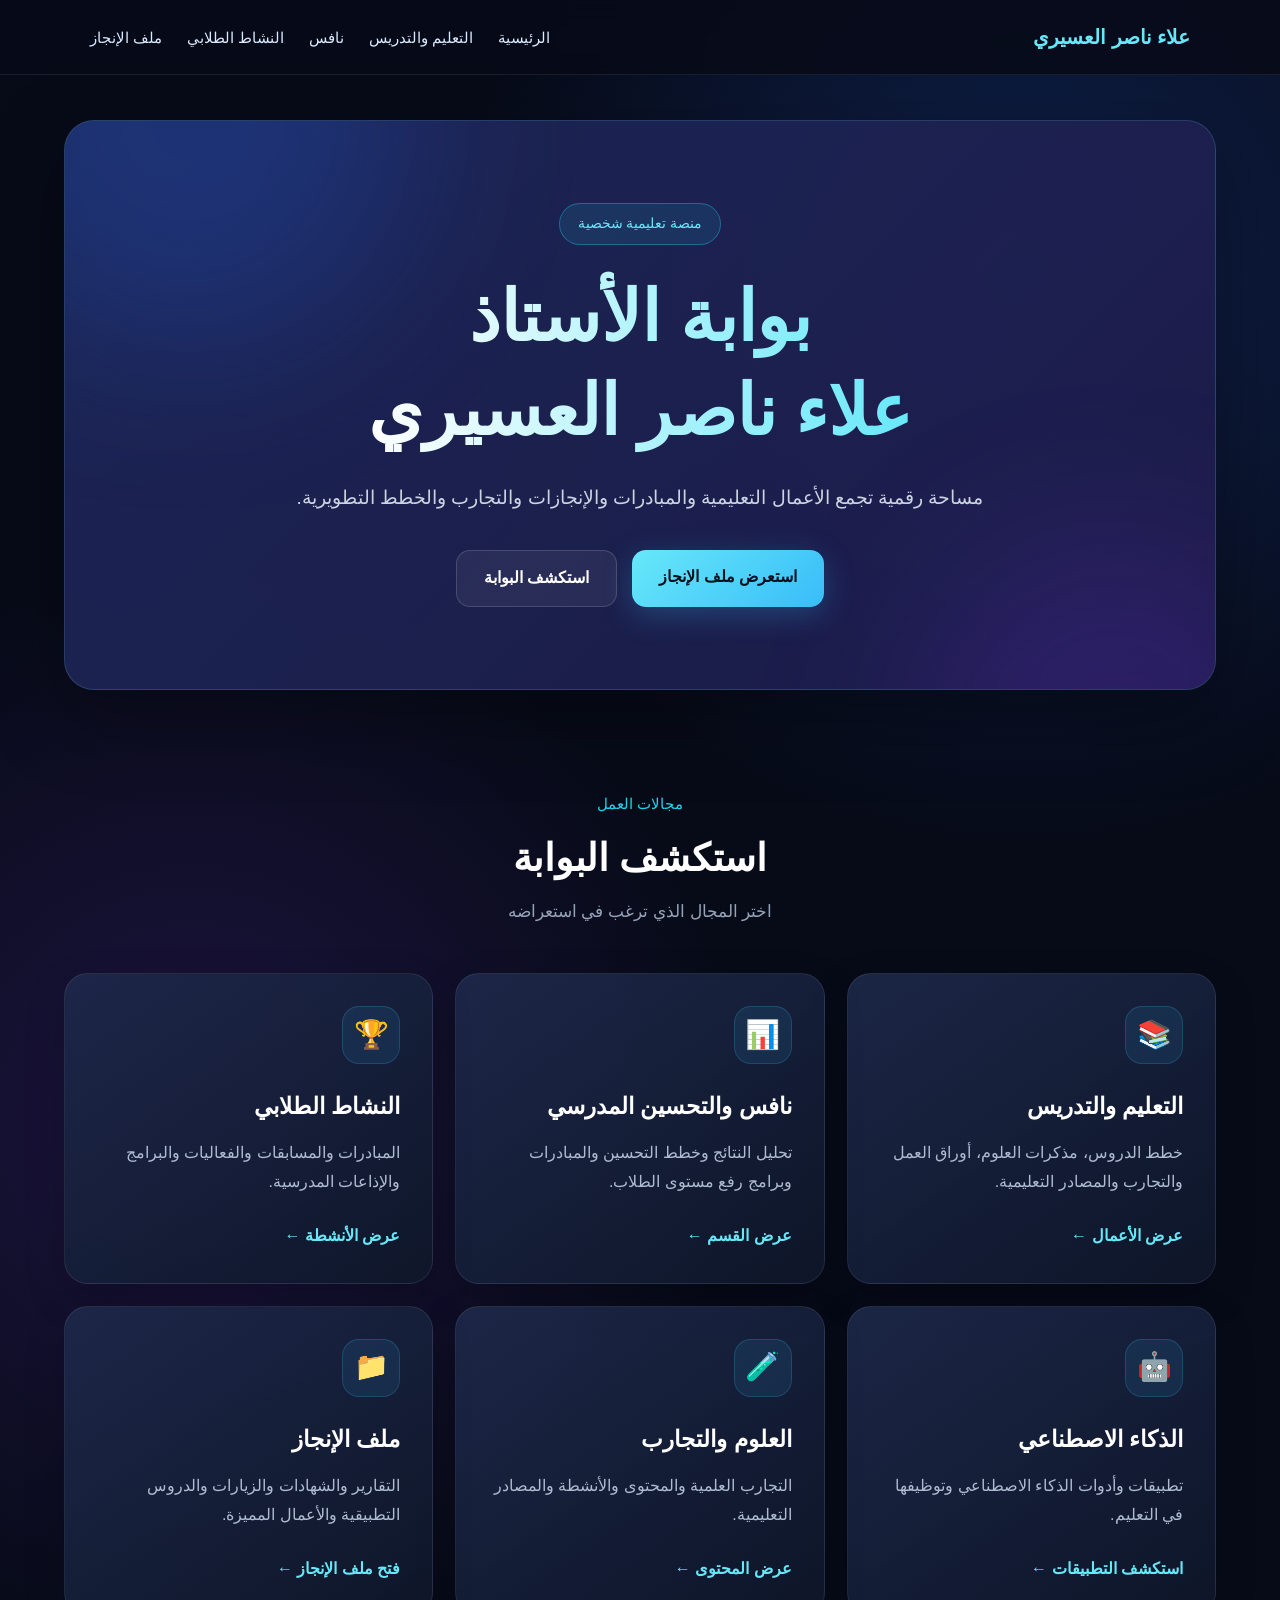
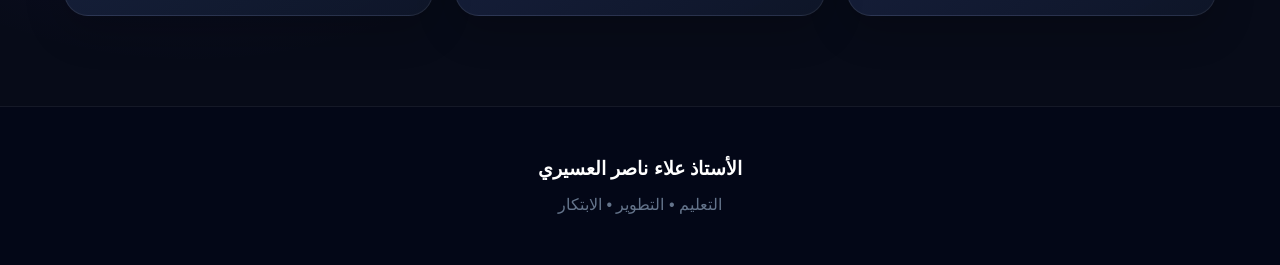
<file: index.html>
<!DOCTYPE html>
<html lang="ar" dir="rtl">

<head>
    <meta charset="UTF-8">
    <meta name="viewport" content="width=device-width, initial-scale=1.0">
    <title>بوابة الأستاذ علاء ناصر العسيري</title>
    <link rel="stylesheet" href="style.css">
</head>

<body>

<nav class="navbar">
    <div class="brand">علاء ناصر العسيري</div>

    <div class="nav-links">
        <a href="#home">الرئيسية</a>
        <a href="#teaching">التعليم والتدريس</a>
        <a href="#nafes">نافس</a>
        <a href="#activity">النشاط الطلابي</a>
        <a href="#achievement">ملف الإنجاز</a>
    </div>
</nav>


<main class="container" id="home">

    <section class="hero">

        <span class="badge">
            منصة تعليمية شخصية
        </span>

        <h1>
            بوابة الأستاذ<br>
            علاء ناصر العسيري
        </h1>

        <p>
            مساحة رقمية تجمع الأعمال التعليمية والمبادرات
            والإنجازات والتجارب والخطط التطويرية.
        </p>

        <div class="hero-buttons">
            <a href="#achievement" class="btn primary">
                استعرض ملف الإنجاز
            </a>

            <a href="#sections" class="btn secondary">
                استكشف البوابة
            </a>
        </div>

    </section>


    <section class="section-title" id="sections">
        <span>مجالات العمل</span>
        <h2>استكشف البوابة</h2>
        <p>اختر المجال الذي ترغب في استعراضه</p>
    </section>


    <section class="cards-grid">

        <div class="card" id="teaching">
            <div class="icon">📚</div>
            <h2>التعليم والتدريس</h2>
            <p>
                خطط الدروس، مذكرات العلوم، أوراق العمل
                والتجارب والمصادر التعليمية.
            </p>
           <a href="teaching.html">عرض الأعمال ←</a>
        </div>


        <div class="card" id="nafes">
            <div class="icon">📊</div>
            <h2>نافس والتحسين المدرسي</h2>
            <p>
                تحليل النتائج وخطط التحسين والمبادرات
                وبرامج رفع مستوى الطلاب.
            </p>
            <a href="#">عرض القسم ←</a>
        </div>


        <div class="card" id="activity">
            <div class="icon">🏆</div>
            <h2>النشاط الطلابي</h2>
            <p>
                المبادرات والمسابقات والفعاليات
                والبرامج والإذاعات المدرسية.
            </p>
            <a href="#">عرض الأنشطة ←</a>
        </div>


        <div class="card">
            <div class="icon">🤖</div>
            <h2>الذكاء الاصطناعي</h2>
            <p>
                تطبيقات وأدوات الذكاء الاصطناعي
                وتوظيفها في التعليم.
            </p>
            <a href="#">استكشف التطبيقات ←</a>
        </div>


        <div class="card">
            <div class="icon">🧪</div>
            <h2>العلوم والتجارب</h2>
            <p>
                التجارب العلمية والمحتوى والأنشطة
                والمصادر التعليمية.
            </p>
            <a href="#">عرض المحتوى ←</a>
        </div>


        <div class="card" id="achievement">
            <div class="icon">📁</div>
            <h2>ملف الإنجاز</h2>
            <p>
                التقارير والشهادات والزيارات
                والدروس التطبيقية والأعمال المميزة.
            </p>
            <a href="#">فتح ملف الإنجاز ←</a>
        </div>

    </section>

</main>


<footer>
    <h3>الأستاذ علاء ناصر العسيري</h3>
    <p>التعليم • التطوير • الابتكار</p>
</footer>

</body>
</html>
</file>
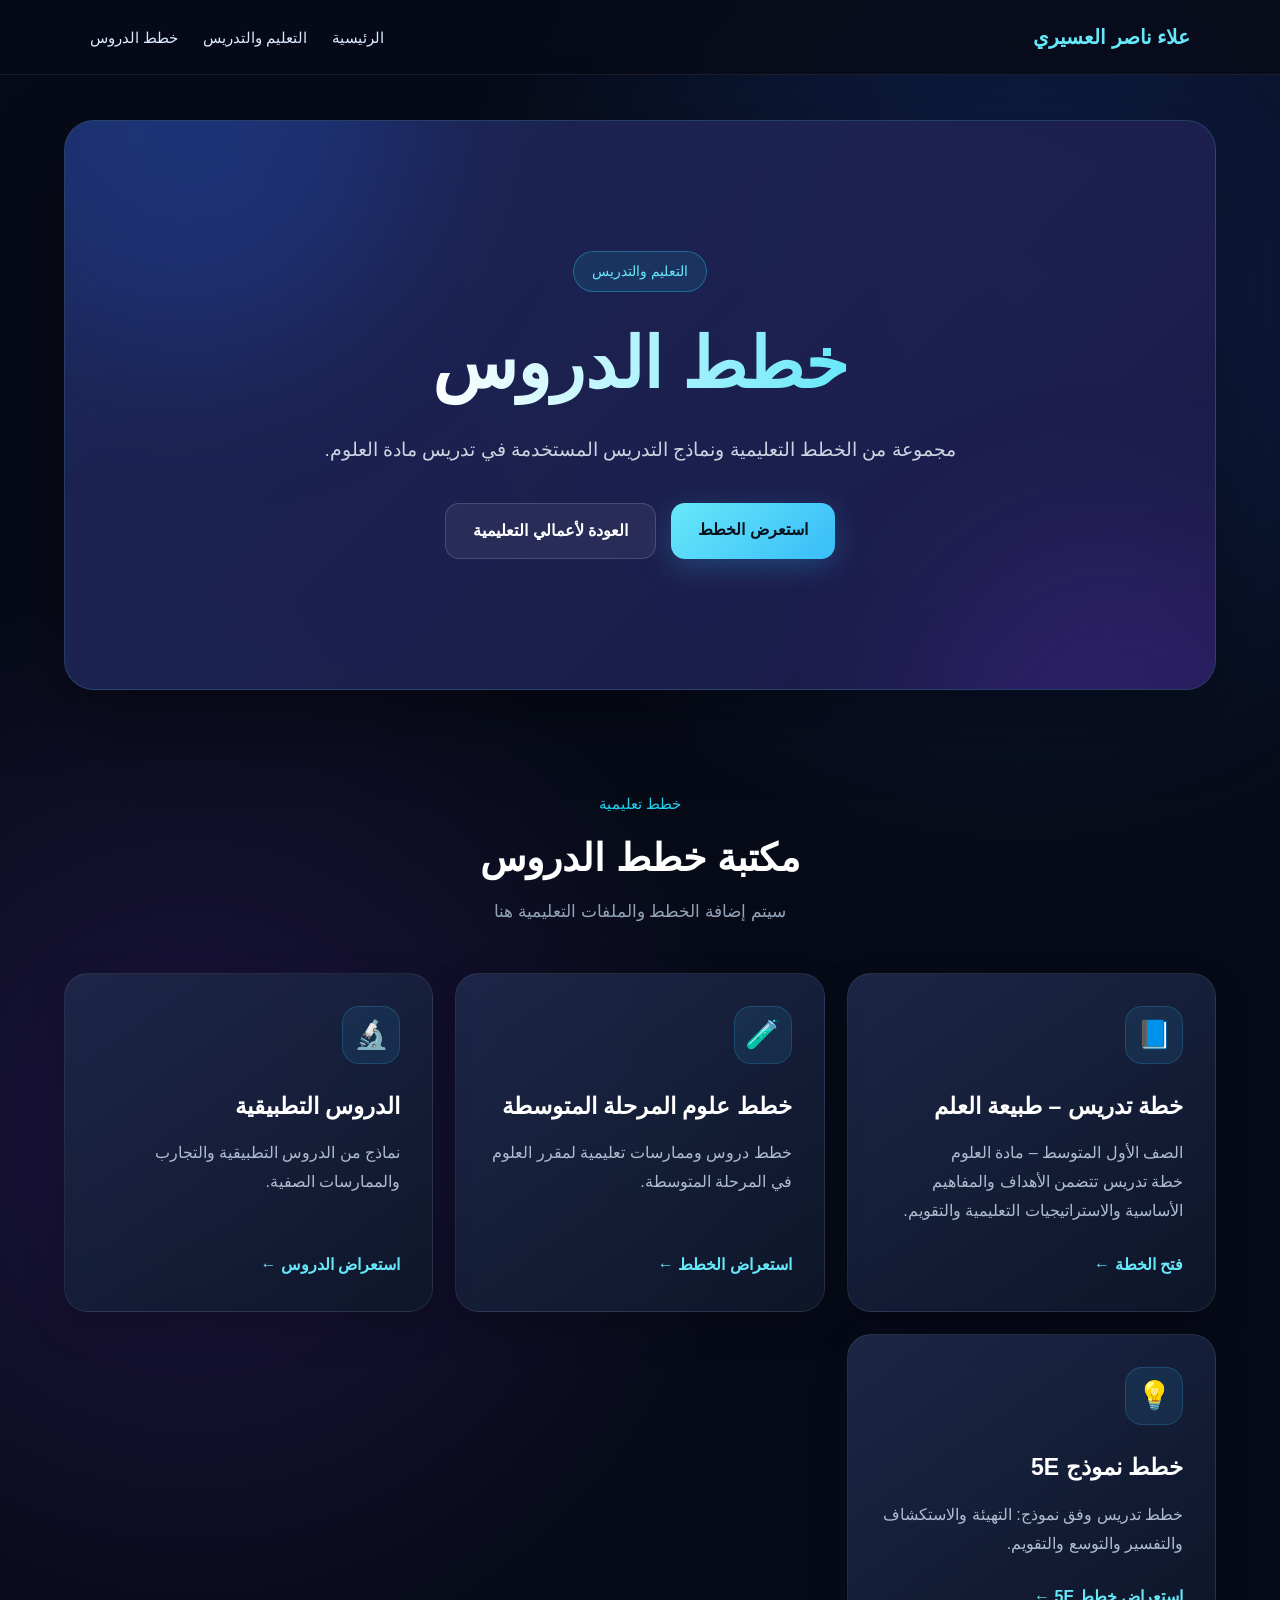
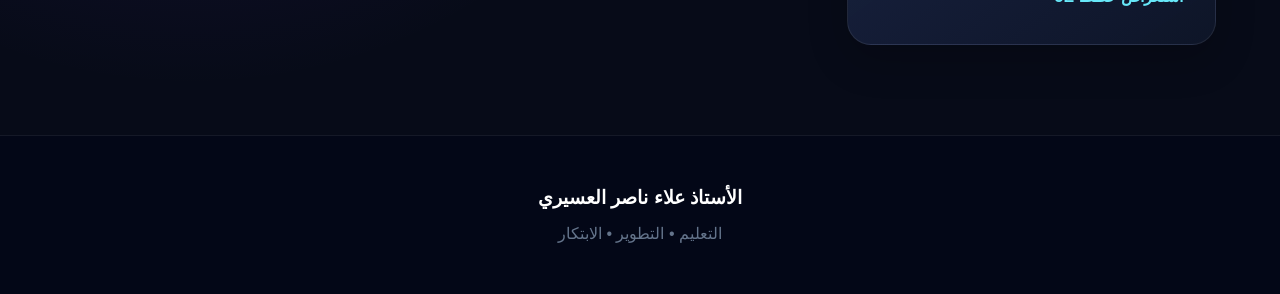
<file: lessons.html>
<!DOCTYPE html>
<html lang="ar" dir="rtl">

<head>
    <meta charset="UTF-8">
    <meta name="viewport" content="width=device-width, initial-scale=1.0">
    <title>خطط الدروس | علاء ناصر العسيري</title>
    <link rel="stylesheet" href="style.css">
</head>

<body>

<nav class="navbar">
    <div class="brand">علاء ناصر العسيري</div>

    <div class="nav-links">
        <a href="index.html">الرئيسية</a>
        <a href="teaching.html">التعليم والتدريس</a>
        <a href="lessons.html">خطط الدروس</a>
    </div>
</nav>


<main class="container">

    <section class="hero">

        <span class="badge">التعليم والتدريس</span>

        <h1>خطط الدروس</h1>

        <p>
            مجموعة من الخطط التعليمية ونماذج التدريس
            المستخدمة في تدريس مادة العلوم.
        </p>

        <div class="hero-buttons">
            <a href="#lesson-plans" class="btn primary">
                استعرض الخطط
            </a>

            <a href="teaching.html" class="btn secondary">
                العودة لأعمالي التعليمية
            </a>
        </div>

    </section>


    <section class="section-title" id="lesson-plans">

        <span>خطط تعليمية</span>

        <h2>مكتبة خطط الدروس</h2>

        <p>
            سيتم إضافة الخطط والملفات التعليمية هنا
        </p>

    </section>


    <section class="cards-grid">
<div class="card">
    <div class="icon">📘</div>

    <h2>خطة تدريس – طبيعة العلم</h2>

    <p>
        الصف الأول المتوسط – مادة العلوم<br>
        خطة تدريس تتضمن الأهداف والمفاهيم الأساسية
        والاستراتيجيات التعليمية والتقويم.
    </p>

<a href="nature-of-science-lesson-plan.pdf.pdf" target="_blank">
    فتح الخطة ←
</a>
</div>
        <div class="card">
            <div class="icon">🧪</div>

            <h2>خطط علوم المرحلة المتوسطة</h2>

            <p>
                خطط دروس وممارسات تعليمية لمقرر العلوم
                في المرحلة المتوسطة.
            </p>

            <a href="#">
                استعراض الخطط ←
            </a>
        </div>


        <div class="card">
            <div class="icon">🔬</div>

            <h2>الدروس التطبيقية</h2>

            <p>
                نماذج من الدروس التطبيقية والتجارب
                والممارسات الصفية.
            </p>

            <a href="#">
                استعراض الدروس ←
            </a>
        </div>


        <div class="card">
            <div class="icon">💡</div>

            <h2>خطط نموذج 5E</h2>

            <p>
                خطط تدريس وفق نموذج:
                التهيئة والاستكشاف والتفسير
                والتوسع والتقويم.
            </p>

            <a href="#">
                استعراض خطط 5E ←
            </a>
        </div>

    </section>

</main>


<footer>

    <h3>الأستاذ علاء ناصر العسيري</h3>

    <p>
        التعليم • التطوير • الابتكار
    </p>

</footer>

</body>
</html>
</file>
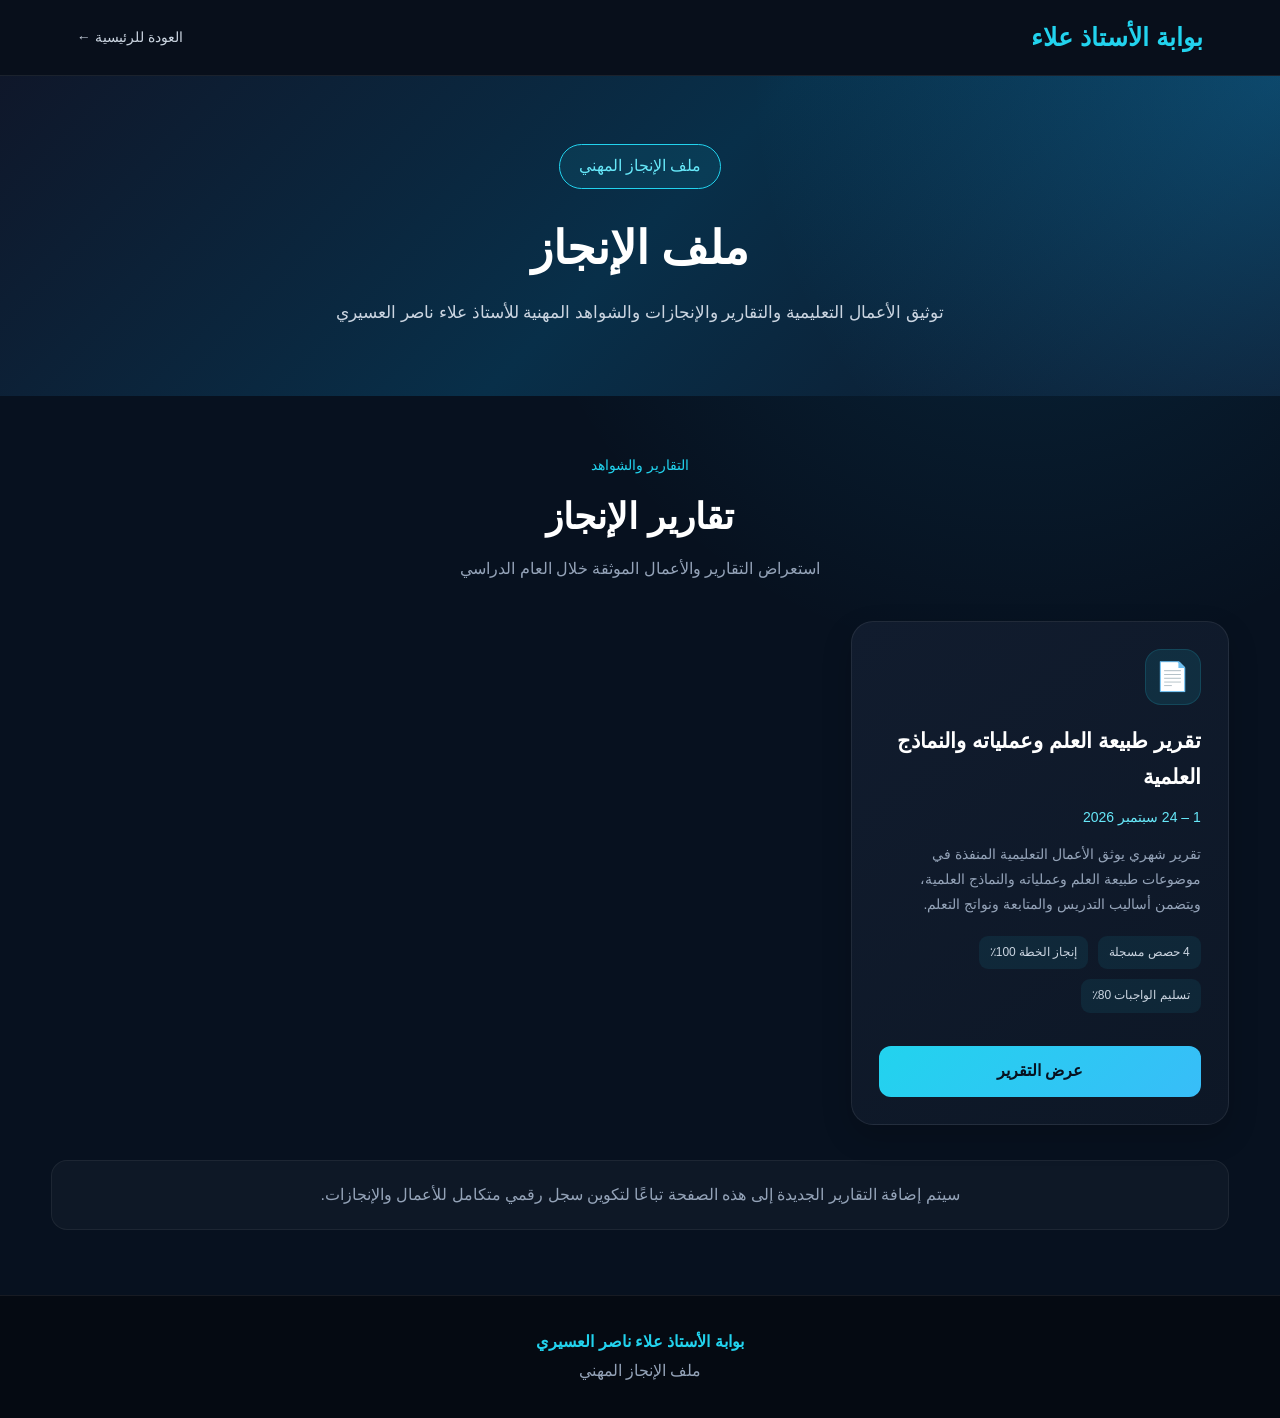
<file: portfolio.html>
<!DOCTYPE html>
<html lang="ar" dir="rtl">

<head>
<meta charset="UTF-8">
<meta name="viewport" content="width=device-width, initial-scale=1.0">

<title>ملف الإنجاز | بوابة الأستاذ علاء ناصر العسيري</title>

<style>

*{
    box-sizing:border-box;
    margin:0;
    padding:0;
}

html{
    scroll-behavior:smooth;
}

body{
    font-family:Tahoma, Arial, sans-serif;
    background:
        radial-gradient(circle at 80% 10%,rgba(14,165,233,.14),transparent 32%),
        #07111f;
    color:#ffffff;
    line-height:1.8;
    min-height:100vh;
}


/* الشريط العلوي */

header{
    width:100%;
    min-height:72px;
    padding:15px 6%;
    display:flex;
    justify-content:space-between;
    align-items:center;
    background:#080f1b;
    border-bottom:1px solid rgba(255,255,255,.08);
}

.logo{
    color:#22d3ee;
    font-size:25px;
    font-weight:bold;
}

.home-link{
    color:#cbd5e1;
    text-decoration:none;
    font-size:14px;
    transition:.3s;
}

.home-link:hover{
    color:#22d3ee;
}


/* الواجهة الرئيسية */

.hero{
    min-height:320px;
    padding:55px 20px;
    display:flex;
    align-items:center;
    justify-content:center;
    text-align:center;

    background:
        radial-gradient(circle at top right,rgba(14,165,233,.30),transparent 40%),
        linear-gradient(135deg,#0f172a,#082f49,#0f172a);
}

.hero-content{
    max-width:850px;
}

.badge{
    display:inline-block;
    padding:7px 19px;
    margin-bottom:18px;
    border-radius:30px;
    border:1px solid #22d3ee;
    color:#67e8f9;
    background:rgba(34,211,238,.08);
}

.hero h1{
    font-size:46px;
    margin-bottom:8px;
}

.hero p{
    color:#cbd5e1;
    font-size:17px;
}


/* المحتوى */

.container{
    width:92%;
    max-width:1200px;
    margin:55px auto;
}

.section-title{
    text-align:center;
    margin-bottom:38px;
}

.section-title span{
    color:#22d3ee;
    font-size:14px;
}

.section-title h2{
    font-size:36px;
    margin:5px 0;
}

.section-title p{
    color:#94a3b8;
}


/* شبكة التقارير */

.reports-grid{
    display:grid;
    grid-template-columns:repeat(3,minmax(0,1fr));
    gap:22px;
}


/* بطاقة التقرير */

.report-card{
    background:linear-gradient(145deg,#111c2e,#0d1726);
    border:1px solid rgba(255,255,255,.08);
    border-radius:22px;
    padding:27px;
    min-height:340px;
    display:flex;
    flex-direction:column;
    transition:.3s;
    box-shadow:0 12px 30px rgba(0,0,0,.18);
}

.report-card:hover{
    transform:translateY(-6px);
    border-color:#22d3ee;
    box-shadow:0 18px 40px rgba(0,0,0,.28);
}

.icon{
    width:56px;
    height:56px;
    border-radius:16px;
    display:flex;
    align-items:center;
    justify-content:center;
    background:rgba(34,211,238,.11);
    border:1px solid rgba(34,211,238,.15);
    font-size:28px;
    margin-bottom:18px;
}

.report-card h3{
    font-size:21px;
    line-height:1.7;
    margin-bottom:10px;
}

.report-date{
    color:#67e8f9;
    font-size:14px;
    margin-bottom:12px;
}

.report-card p{
    color:#94a3b8;
    font-size:14px;
    flex-grow:1;
}


/* مؤشرات التقرير */

.stats{
    display:flex;
    gap:10px;
    flex-wrap:wrap;
    margin:18px 0;
}

.stat{
    padding:6px 11px;
    border-radius:9px;
    background:rgba(34,211,238,.08);
    color:#cbd5e1;
    font-size:12px;
}


/* زر العرض */

.open-btn{
    display:block;
    margin-top:15px;
    padding:11px 16px;
    border-radius:12px;
    text-align:center;
    text-decoration:none;
    background:linear-gradient(135deg,#22d3ee,#38bdf8);
    color:#07111f;
    font-weight:bold;
    transition:.3s;
}

.open-btn:hover{
    transform:translateY(-2px);
    background:#67e8f9;
}


/* ملاحظة */

.note{
    margin-top:35px;
    padding:20px;
    border-radius:16px;
    background:rgba(255,255,255,.03);
    border:1px solid rgba(255,255,255,.06);
    color:#94a3b8;
    text-align:center;
}


/* التذييل */

footer{
    margin-top:65px;
    padding:32px 20px;
    text-align:center;
    background:#050a12;
    color:#94a3b8;
    border-top:1px solid rgba(255,255,255,.07);
}

footer strong{
    color:#22d3ee;
}


/* التابلت */

@media(max-width:900px){

    .reports-grid{
        grid-template-columns:repeat(2,minmax(0,1fr));
    }

}


/* الجوال */

@media(max-width:600px){

    .reports-grid{
        grid-template-columns:1fr;
    }

    .hero h1{
        font-size:35px;
    }

    .hero p{
        font-size:15px;
    }

    .container{
        width:94%;
    }

}

</style>

</head>


<body>


<header>

    <div class="logo">
        بوابة الأستاذ علاء
    </div>

    <a href="index.html" class="home-link">
        العودة للرئيسية ←
    </a>

</header>



<section class="hero">

    <div class="hero-content">

        <span class="badge">
            ملف الإنجاز المهني
        </span>

        <h1>
            ملف الإنجاز
        </h1>

        <p>
            توثيق الأعمال التعليمية والتقارير والإنجازات
            والشواهد المهنية للأستاذ علاء ناصر العسيري
        </p>

    </div>

</section>



<main class="container">

    <div class="section-title">

        <span>
            التقارير والشواهد
        </span>

        <h2>
            تقارير الإنجاز
        </h2>

        <p>
            استعراض التقارير والأعمال الموثقة خلال العام الدراسي
        </p>

    </div>


    <div class="reports-grid">


        <!-- التقرير الأول -->

        <article class="report-card">

            <div class="icon">
                📄
            </div>

            <h3>
                تقرير طبيعة العلم وعملياته والنماذج العلمية
            </h3>

            <div class="report-date">
                1 – 24 سبتمبر 2026
            </div>

            <p>
                تقرير شهري يوثق الأعمال التعليمية المنفذة في موضوعات
                طبيعة العلم وعملياته والنماذج العلمية، ويتضمن أساليب
                التدريس والمتابعة ونواتج التعلم.
            </p>

            <div class="stats">

                <span class="stat">
                    4 حصص مسجلة
                </span>

                <span class="stat">
                    إنجاز الخطة 100٪
                </span>

                <span class="stat">
                    تسليم الواجبات 80٪
                </span>

            </div>

           <a
    href="science-nature-report.html"
    class="open-btn">
    عرض التقرير
</a>

        </article>


    </div>


    <div class="note">
        سيتم إضافة التقارير الجديدة إلى هذه الصفحة تباعًا
        لتكوين سجل رقمي متكامل للأعمال والإنجازات.
    </div>

</main>



<footer>

    <strong>
        بوابة الأستاذ علاء ناصر العسيري
    </strong>

    <br>

    ملف الإنجاز المهني

</footer>


</body>

</html>
</file>
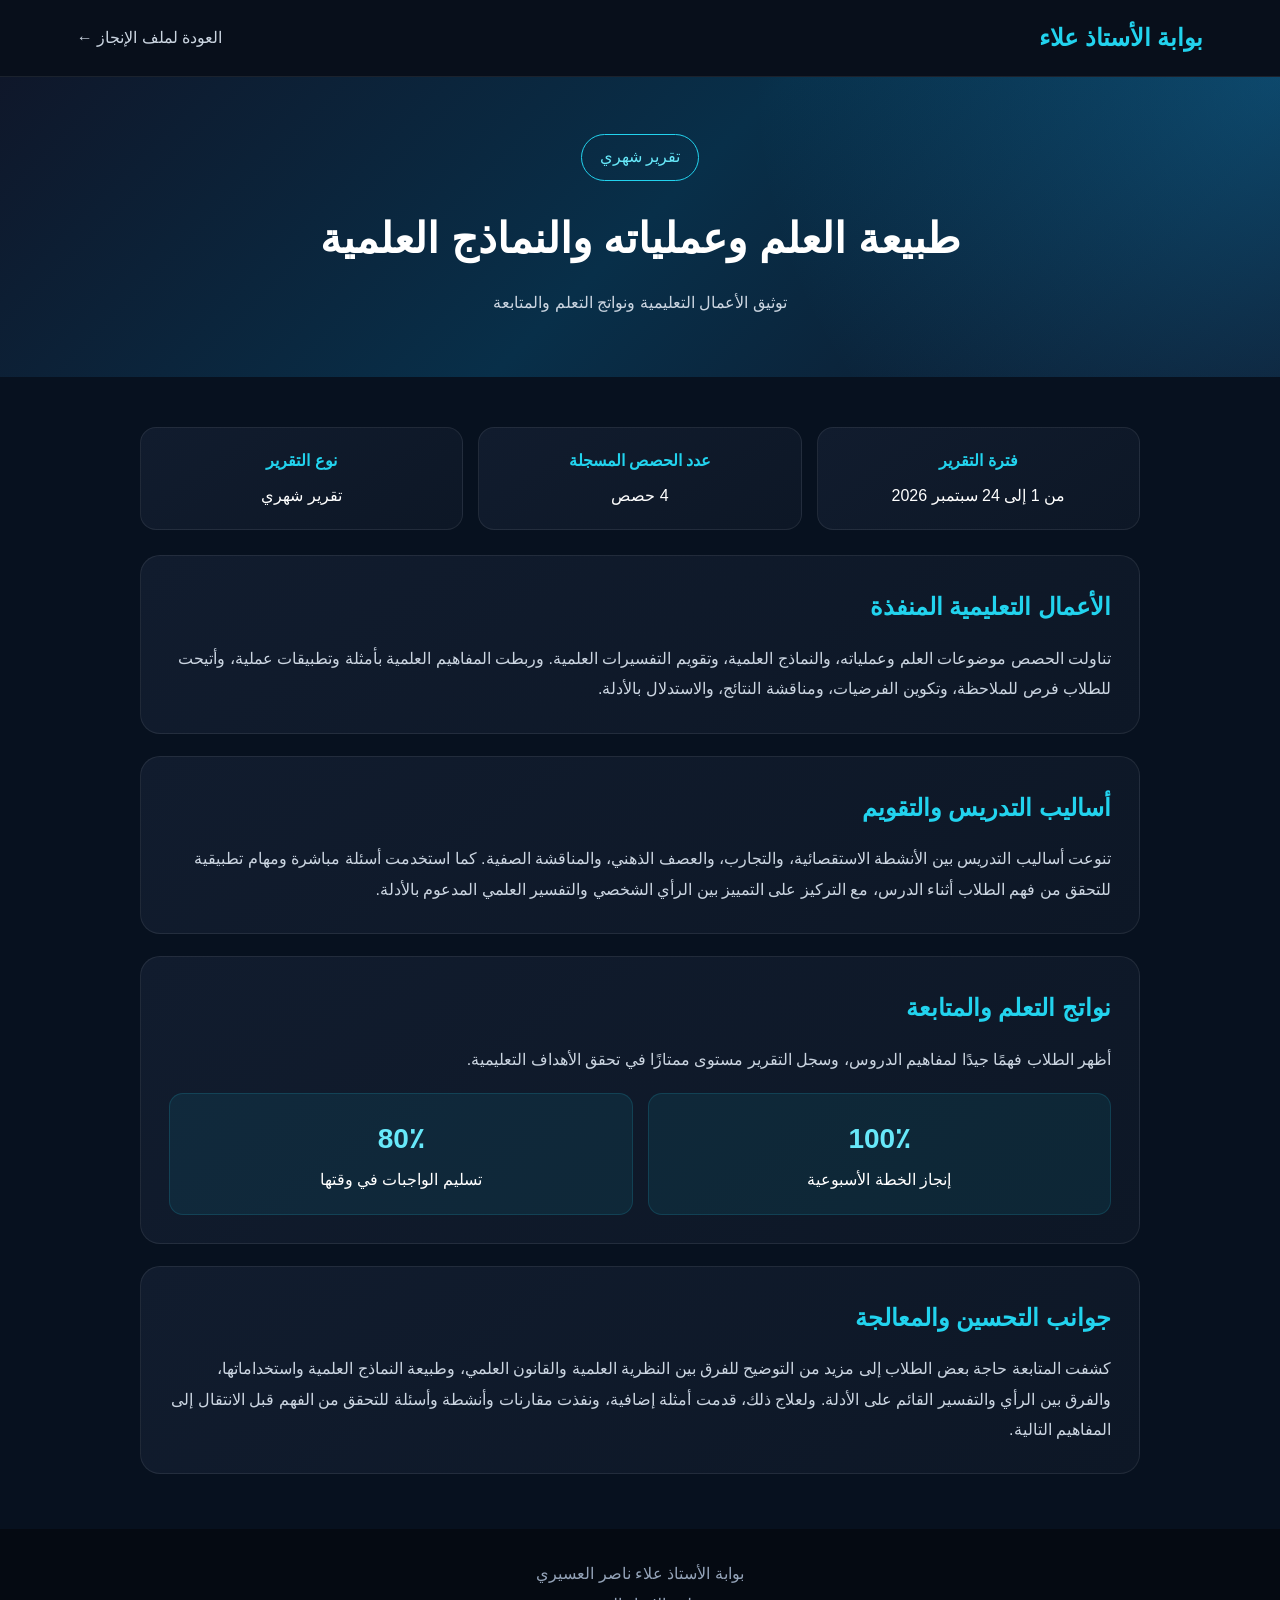
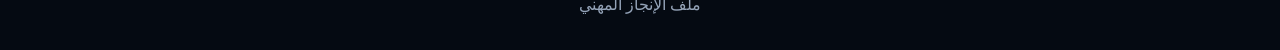
<file: science-nature-report.html>
<!DOCTYPE html>
<html lang="ar" dir="rtl">

<head>
<meta charset="UTF-8">
<meta name="viewport" content="width=device-width, initial-scale=1.0">

<title>تقرير طبيعة العلم وعملياته | بوابة الأستاذ علاء</title>

<style>

*{
    box-sizing:border-box;
    margin:0;
    padding:0;
}

body{
    font-family:Tahoma, Arial, sans-serif;
    background:#07111f;
    color:#fff;
    line-height:1.9;
}

header{
    width:100%;
    min-height:72px;
    padding:15px 6%;
    display:flex;
    justify-content:space-between;
    align-items:center;
    background:#080f1b;
    border-bottom:1px solid rgba(255,255,255,.08);
}

.logo{
    color:#22d3ee;
    font-size:24px;
    font-weight:bold;
}

.back{
    color:#cbd5e1;
    text-decoration:none;
}

.hero{
    min-height:300px;
    padding:50px 20px;
    display:flex;
    align-items:center;
    justify-content:center;
    text-align:center;
    background:
        radial-gradient(circle at top right,rgba(14,165,233,.30),transparent 40%),
        linear-gradient(135deg,#0f172a,#082f49,#0f172a);
}

.badge{
    display:inline-block;
    padding:7px 18px;
    border:1px solid #22d3ee;
    border-radius:30px;
    color:#67e8f9;
    margin-bottom:18px;
}

.hero h1{
    font-size:42px;
    margin-bottom:10px;
}

.hero p{
    color:#cbd5e1;
}

.container{
    width:92%;
    max-width:1000px;
    margin:50px auto;
}

.meta{
    display:grid;
    grid-template-columns:repeat(3,minmax(0,1fr));
    gap:15px;
    margin-bottom:25px;
}

.meta-card{
    background:linear-gradient(145deg,#111c2e,#0d1726);
    border:1px solid rgba(255,255,255,.08);
    border-radius:16px;
    padding:18px;
    text-align:center;
}

.meta-card strong{
    display:block;
    color:#22d3ee;
    margin-bottom:5px;
}

.section{
    background:linear-gradient(145deg,#111c2e,#0d1726);
    border:1px solid rgba(255,255,255,.08);
    border-radius:20px;
    padding:28px;
    margin-bottom:22px;
}

.section h2{
    color:#22d3ee;
    margin-bottom:14px;
    font-size:24px;
}

.section p{
    color:#cbd5e1;
}

.stats{
    display:grid;
    grid-template-columns:repeat(2,minmax(0,1fr));
    gap:15px;
    margin-top:18px;
}

.stat{
    background:rgba(34,211,238,.08);
    border:1px solid rgba(34,211,238,.15);
    border-radius:14px;
    padding:18px;
    text-align:center;
}

.stat strong{
    display:block;
    font-size:28px;
    color:#67e8f9;
}

footer{
    margin-top:55px;
    padding:30px 20px;
    text-align:center;
    background:#050a12;
    color:#94a3b8;
}

@media(max-width:700px){

    .meta,
    .stats{
        grid-template-columns:1fr;
    }

    .hero h1{
        font-size:34px;
    }
}

</style>
</head>

<body>

<header>

    <div class="logo">
        بوابة الأستاذ علاء
    </div>

    <a href="portfolio.html" class="back">
        العودة لملف الإنجاز ←
    </a>

</header>


<section class="hero">

    <div>

        <span class="badge">
            تقرير شهري
        </span>

        <h1>
            طبيعة العلم وعملياته والنماذج العلمية
        </h1>

        <p>
            توثيق الأعمال التعليمية ونواتج التعلم والمتابعة
        </p>

    </div>

</section>


<main class="container">

    <div class="meta">

        <div class="meta-card">
            <strong>فترة التقرير</strong>
            من 1 إلى 24 سبتمبر 2026
        </div>

        <div class="meta-card">
            <strong>عدد الحصص المسجلة</strong>
            4 حصص
        </div>

        <div class="meta-card">
            <strong>نوع التقرير</strong>
            تقرير شهري
        </div>

    </div>


    <section class="section">

        <h2>
            الأعمال التعليمية المنفذة
        </h2>

        <p>
            تناولت الحصص موضوعات العلم وعملياته، والنماذج العلمية،
            وتقويم التفسيرات العلمية. وربطت المفاهيم العلمية بأمثلة
            وتطبيقات عملية، وأتيحت للطلاب فرص للملاحظة، وتكوين الفرضيات،
            ومناقشة النتائج، والاستدلال بالأدلة.
        </p>

    </section>


    <section class="section">

        <h2>
            أساليب التدريس والتقويم
        </h2>

        <p>
            تنوعت أساليب التدريس بين الأنشطة الاستقصائية، والتجارب،
            والعصف الذهني، والمناقشة الصفية. كما استخدمت أسئلة مباشرة
            ومهام تطبيقية للتحقق من فهم الطلاب أثناء الدرس، مع التركيز
            على التمييز بين الرأي الشخصي والتفسير العلمي المدعوم بالأدلة.
        </p>

    </section>


    <section class="section">

        <h2>
            نواتج التعلم والمتابعة
        </h2>

        <p>
            أظهر الطلاب فهمًا جيدًا لمفاهيم الدروس، وسجل التقرير مستوى
            ممتازًا في تحقق الأهداف التعليمية.
        </p>

        <div class="stats">

            <div class="stat">
                <strong>100٪</strong>
                إنجاز الخطة الأسبوعية
            </div>

            <div class="stat">
                <strong>80٪</strong>
                تسليم الواجبات في وقتها
            </div>

        </div>

    </section>


    <section class="section">

        <h2>
            جوانب التحسين والمعالجة
        </h2>

        <p>
            كشفت المتابعة حاجة بعض الطلاب إلى مزيد من التوضيح للفرق
            بين النظرية العلمية والقانون العلمي، وطبيعة النماذج العلمية
            واستخداماتها، والفرق بين الرأي والتفسير القائم على الأدلة.
            ولعلاج ذلك، قدمت أمثلة إضافية، ونفذت مقارنات وأنشطة وأسئلة
            للتحقق من الفهم قبل الانتقال إلى المفاهيم التالية.
        </p>

    </section>

</main>


<footer>

    بوابة الأستاذ علاء ناصر العسيري
    <br>
    ملف الإنجاز المهني

</footer>

</body>
</html>
</file>
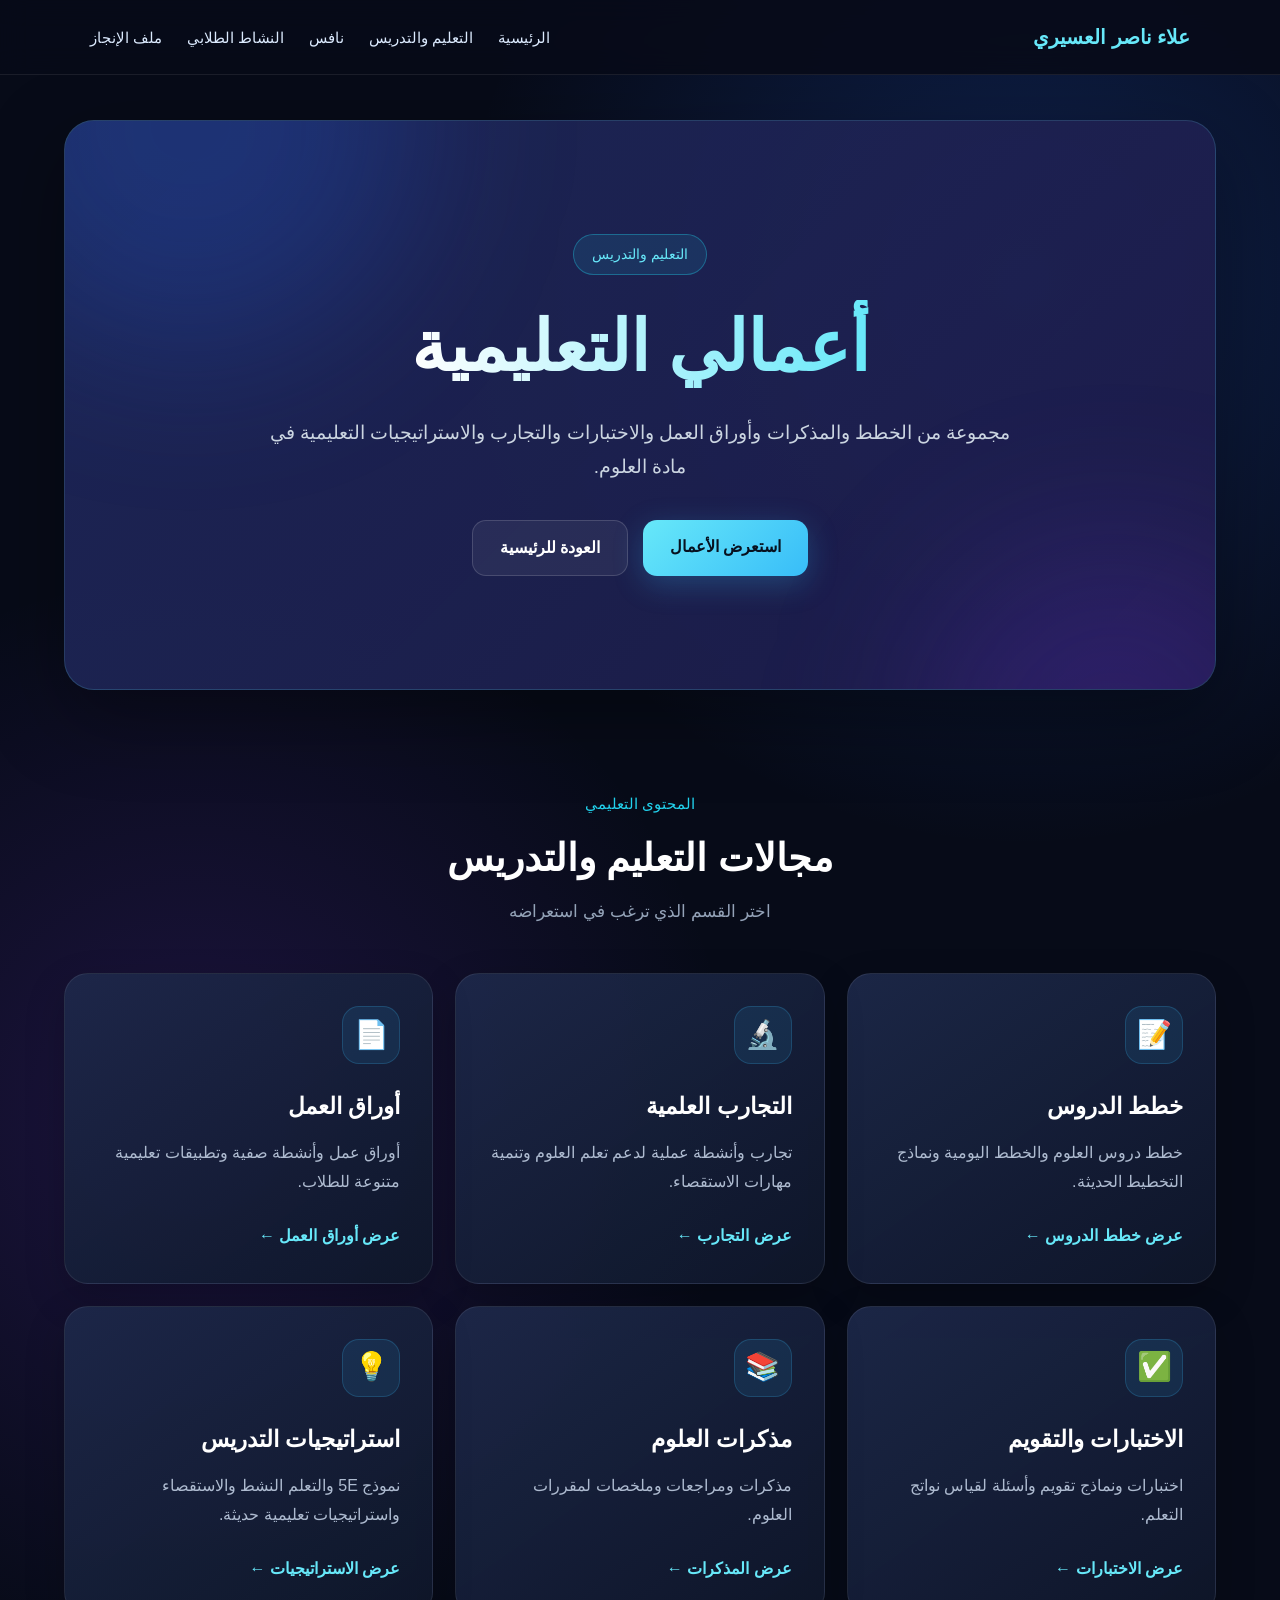
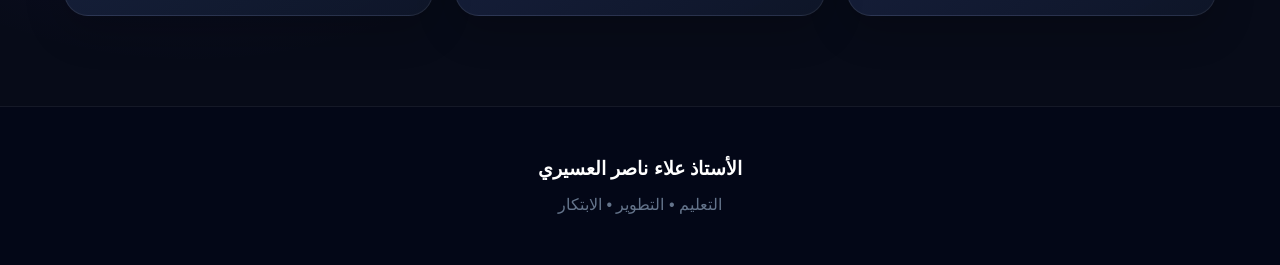
<file: teaching.html>
<!DOCTYPE html>
<html lang="ar" dir="rtl">

<head>
    <meta charset="UTF-8">
    <meta name="viewport" content="width=device-width, initial-scale=1.0">
    <title>التعليم والتدريس | علاء ناصر العسيري</title>
    <link rel="stylesheet" href="style.css">
</head>

<body>

<nav class="navbar">
    <div class="brand">علاء ناصر العسيري</div>

    <div class="nav-links">
        <a href="index.html">الرئيسية</a>
        <a href="teaching.html">التعليم والتدريس</a>
        <a href="index.html#nafes">نافس</a>
        <a href="index.html#activity">النشاط الطلابي</a>
        <a href="index.html#achievement">ملف الإنجاز</a>
    </div>
</nav>

<main class="container">

    <section class="hero">

        <span class="badge">التعليم والتدريس</span>

        <h1>أعمالي التعليمية</h1>

        <p>
            مجموعة من الخطط والمذكرات وأوراق العمل والاختبارات
            والتجارب والاستراتيجيات التعليمية في مادة العلوم.
        </p>

        <div class="hero-buttons">
            <a href="#works" class="btn primary">استعرض الأعمال</a>
            <a href="index.html" class="btn secondary">العودة للرئيسية</a>
        </div>

    </section>


    <section class="section-title" id="works">
        <span>المحتوى التعليمي</span>
        <h2>مجالات التعليم والتدريس</h2>
        <p>اختر القسم الذي ترغب في استعراضه</p>
    </section>


    <section class="cards-grid">

        <div class="card">
            <div class="icon">📝</div>
            <h2>خطط الدروس</h2>
            <p>
                خطط دروس العلوم والخطط اليومية
                ونماذج التخطيط الحديثة.
            </p>
            <a href="lessons.html">عرض خطط الدروس ←</a>
        </div>


        <div class="card">
            <div class="icon">🔬</div>
            <h2>التجارب العلمية</h2>
            <p>
                تجارب وأنشطة عملية لدعم تعلم العلوم
                وتنمية مهارات الاستقصاء.
            </p>
            <a href="#">عرض التجارب ←</a>
        </div>


        <div class="card">
            <div class="icon">📄</div>
            <h2>أوراق العمل</h2>
            <p>
                أوراق عمل وأنشطة صفية وتطبيقات
                تعليمية متنوعة للطلاب.
            </p>
            <a href="#">عرض أوراق العمل ←</a>
        </div>


        <div class="card">
            <div class="icon">✅</div>
            <h2>الاختبارات والتقويم</h2>
            <p>
                اختبارات ونماذج تقويم وأسئلة
                لقياس نواتج التعلم.
            </p>
            <a href="tests.html">عرض الاختبارات ←</a>
        </div>


        <div class="card">
            <div class="icon">📚</div>
            <h2>مذكرات العلوم</h2>
            <p>
                مذكرات ومراجعات وملخصات
                لمقررات العلوم.
            </p>
            <a href="#">عرض المذكرات ←</a>
        </div>


        <div class="card">
            <div class="icon">💡</div>
            <h2>استراتيجيات التدريس</h2>
            <p>
                نموذج 5E والتعلم النشط والاستقصاء
                واستراتيجيات تعليمية حديثة.
            </p>
            <a href="#">عرض الاستراتيجيات ←</a>
        </div>

    </section>

</main>


<footer>
    <h3>الأستاذ علاء ناصر العسيري</h3>
    <p>التعليم • التطوير • الابتكار</p>
</footer>

</body>
</html>
</file>
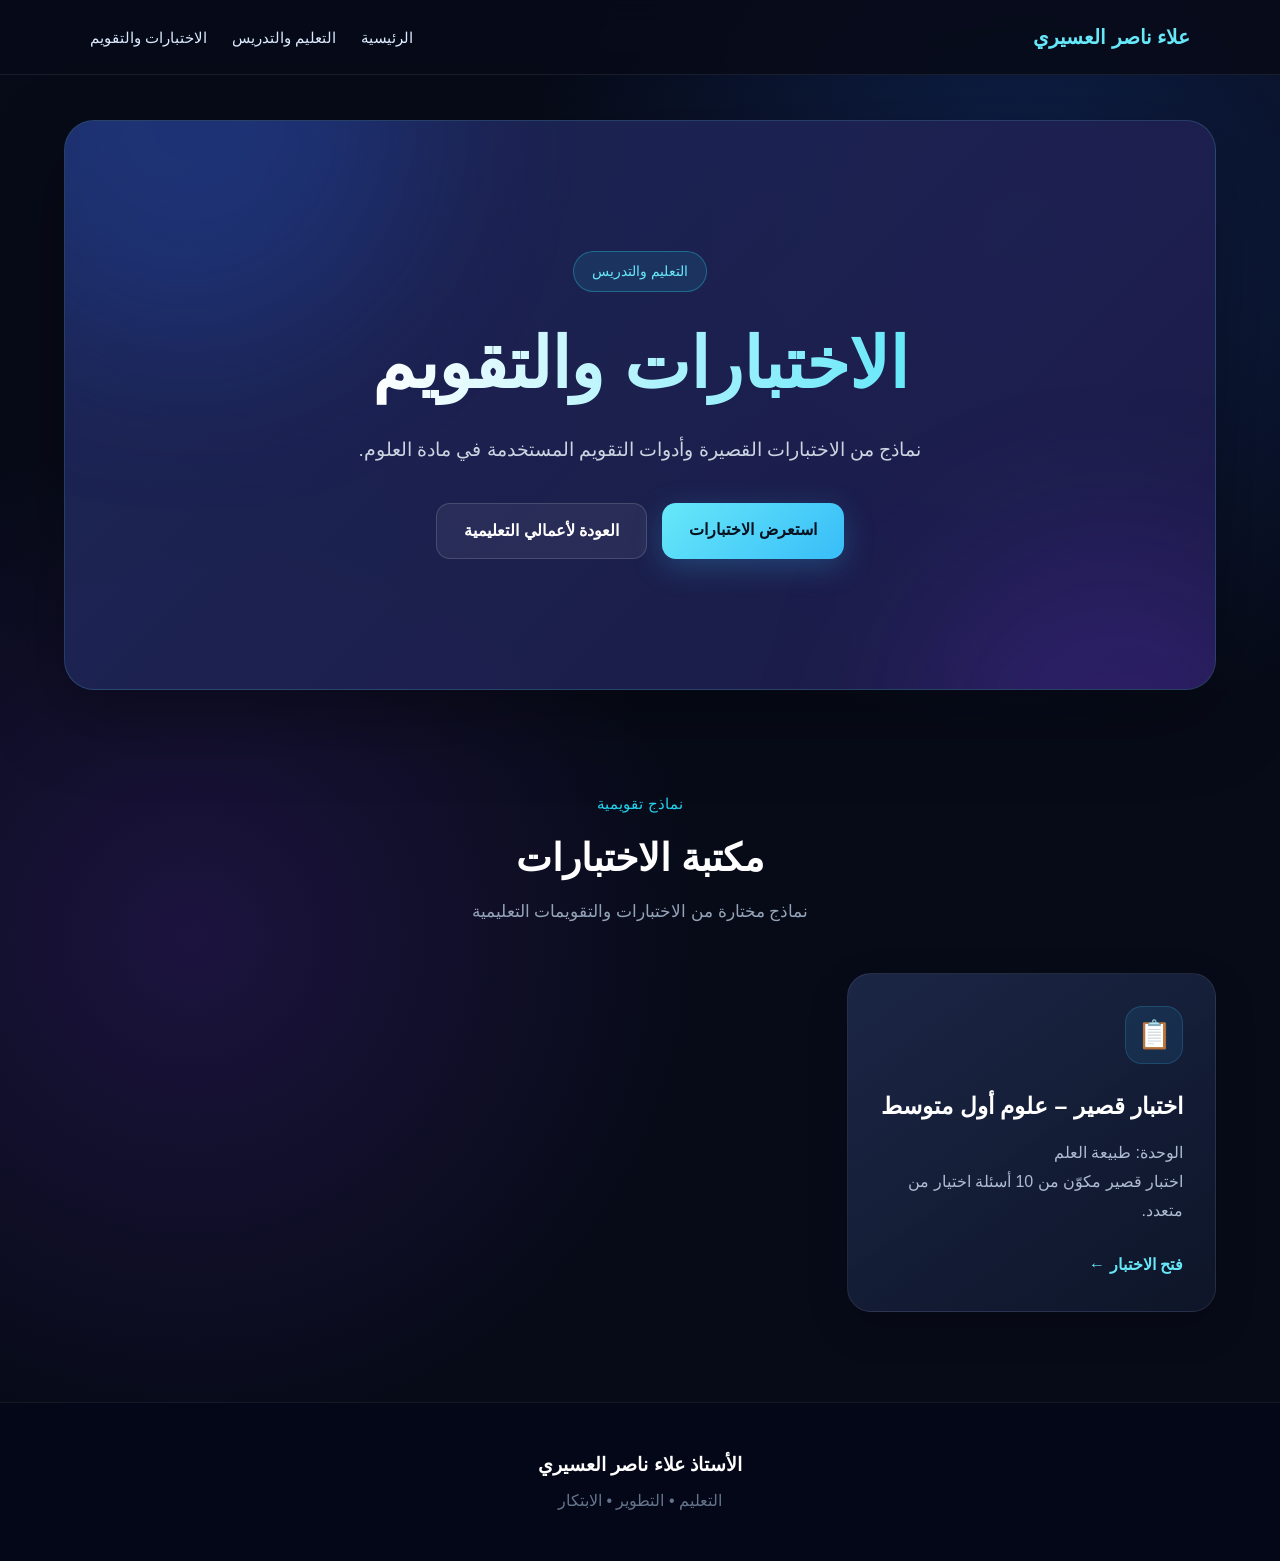
<file: tests.html>
<!DOCTYPE html>
<html lang="ar" dir="rtl">

<head>
    <meta charset="UTF-8">
    <meta name="viewport" content="width=device-width, initial-scale=1.0">
    <title>الاختبارات والتقويم | علاء ناصر العسيري</title>
    <link rel="stylesheet" href="style.css">
</head>

<body>

<nav class="navbar">
    <div class="brand">علاء ناصر العسيري</div>

    <div class="nav-links">
        <a href="index.html">الرئيسية</a>
        <a href="teaching.html">التعليم والتدريس</a>
        <a href="tests.html">الاختبارات والتقويم</a>
    </div>
</nav>

<main class="container">

    <section class="hero">

        <span class="badge">التعليم والتدريس</span>

        <h1>الاختبارات والتقويم</h1>

        <p>
            نماذج من الاختبارات القصيرة وأدوات التقويم
            المستخدمة في مادة العلوم.
        </p>

        <div class="hero-buttons">
            <a href="#tests" class="btn primary">استعرض الاختبارات</a>
            <a href="teaching.html" class="btn secondary">العودة لأعمالي التعليمية</a>
        </div>

    </section>

    <section class="section-title" id="tests">
        <span>نماذج تقويمية</span>
        <h2>مكتبة الاختبارات</h2>
        <p>نماذج مختارة من الاختبارات والتقويمات التعليمية</p>
    </section>

    <section class="cards-grid">

        <div class="card">
            <div class="icon">📋</div>

            <h2>اختبار قصير – علوم أول متوسط</h2>

            <p>
                الوحدة: طبيعة العلم<br>
                اختبار قصير مكوّن من 10 أسئلة اختيار من متعدد.
            </p>

            <a href="science-quiz-1448.pdf" target="_blank">
                فتح الاختبار ←
            </a>
        </div>

    </section>

</main>

<footer>
    <h3>الأستاذ علاء ناصر العسيري</h3>
    <p>التعليم • التطوير • الابتكار</p>
</footer>

</body>
</html>
</file>
<file: style.css>
* {
    box-sizing: border-box;
    margin: 0;
    padding: 0;
}

html {
    scroll-behavior: smooth;
}

body {
    font-family: Tahoma, Arial, sans-serif;
    direction: rtl;
    color: #ffffff;
    background:
        radial-gradient(circle at 80% 15%, rgba(37, 99, 235, 0.25), transparent 30%),
        radial-gradient(circle at 15% 60%, rgba(124, 58, 237, 0.18), transparent 35%),
        #070b18;
    min-height: 100vh;
    line-height: 1.8;
}

/* الشريط العلوي */

.navbar {
    width: 100%;
    min-height: 75px;
    padding: 15px 7%;
    display: flex;
    align-items: center;
    justify-content: space-between;
    gap: 30px;
    position: sticky;
    top: 0;
    z-index: 1000;
    background: rgba(7, 11, 24, 0.88);
    backdrop-filter: blur(14px);
    border-bottom: 1px solid rgba(255,255,255,0.08);
}

.brand {
    font-size: 20px;
    font-weight: bold;
    color: #67e8f9;
    white-space: nowrap;
}

.nav-links {
    display: flex;
    align-items: center;
    gap: 25px;
    flex-wrap: wrap;
}

.nav-links a {
    color: #dbeafe;
    text-decoration: none;
    font-size: 15px;
    transition: 0.3s;
}

.nav-links a:hover {
    color: #22d3ee;
}

/* الحاوية */

.container {
    width: 90%;
    max-width: 1180px;
    margin: auto;
}

/* الواجهة الرئيسية */

.hero {
    min-height: 570px;
    margin-top: 45px;
    padding: 80px 50px;
    display: flex;
    flex-direction: column;
    align-items: center;
    justify-content: center;
    text-align: center;
    position: relative;
    overflow: hidden;

    background:
        linear-gradient(
            135deg,
            rgba(30, 41, 90, 0.92),
            rgba(30, 27, 75, 0.90)
        );

    border: 1px solid rgba(103, 232, 249, 0.16);
    border-radius: 30px;
    box-shadow: 0 25px 80px rgba(0,0,0,0.35);
}

.hero::before {
    content: "";
    position: absolute;
    width: 450px;
    height: 450px;
    border-radius: 50%;
    background: rgba(37, 99, 235, 0.22);
    filter: blur(80px);
    top: -220px;
    left: -100px;
}

.hero::after {
    content: "";
    position: absolute;
    width: 400px;
    height: 400px;
    border-radius: 50%;
    background: rgba(124, 58, 237, 0.18);
    filter: blur(80px);
    bottom: -250px;
    right: -100px;
}

.hero > * {
    position: relative;
    z-index: 2;
}

.badge {
    display: inline-block;
    padding: 7px 18px;
    margin-bottom: 25px;
    border-radius: 50px;
    font-size: 14px;
    color: #67e8f9;
    background: rgba(34, 211, 238, 0.10);
    border: 1px solid rgba(34, 211, 238, 0.35);
}

.hero h1 {
    font-size: clamp(42px, 6vw, 70px);
    line-height: 1.35;
    margin-bottom: 22px;
    background: linear-gradient(90deg, #ffffff, #67e8f9);
    -webkit-background-clip: text;
    -webkit-text-fill-color: transparent;
}

.hero p {
    max-width: 750px;
    font-size: 19px;
    color: #cbd5e1;
    margin-bottom: 35px;
}

/* الأزرار */

.hero-buttons {
    display: flex;
    justify-content: center;
    gap: 15px;
    flex-wrap: wrap;
}

.btn {
    display: inline-block;
    padding: 13px 27px;
    border-radius: 14px;
    text-decoration: none;
    font-weight: bold;
    transition: 0.3s;
}

.btn.primary {
    color: #07111f;
    background: linear-gradient(135deg, #67e8f9, #38bdf8);
    box-shadow: 0 8px 30px rgba(56,189,248,0.25);
}

.btn.secondary {
    color: #ffffff;
    background: rgba(255,255,255,0.06);
    border: 1px solid rgba(255,255,255,0.15);
}

.btn:hover {
    transform: translateY(-3px);
}

/* عنوان الأقسام */

.section-title {
    text-align: center;
    padding: 100px 20px 45px;
}

.section-title span {
    color: #22d3ee;
    font-size: 15px;
}

.section-title h2 {
    font-size: 38px;
    margin: 5px 0;
}

.section-title p {
    color: #94a3b8;
    font-size: 17px;
}

/* شبكة البطاقات */

.cards-grid {
    display: grid;
    grid-template-columns: repeat(3, 1fr);
    gap: 22px;
    padding-bottom: 90px;
}

.card {
    min-height: 310px;
    padding: 32px;
    display: flex;
    flex-direction: column;

    background: linear-gradient(
        145deg,
        rgba(30, 41, 75, 0.90),
        rgba(15, 23, 42, 0.92)
    );

    border: 1px solid rgba(255,255,255,0.08);
    border-radius: 24px;
    box-shadow: 0 15px 40px rgba(0,0,0,0.20);
    transition: 0.35s;
}

.card:hover {
    transform: translateY(-8px);
    border-color: rgba(34,211,238,0.55);
    box-shadow: 0 20px 55px rgba(0,0,0,0.35);
}

.icon {
    width: 58px;
    height: 58px;
    display: flex;
    align-items: center;
    justify-content: center;
    font-size: 28px;
    margin-bottom: 22px;
    border-radius: 17px;
    background: rgba(56,189,248,0.10);
    border: 1px solid rgba(56,189,248,0.20);
}

.card h2 {
    font-size: 23px;
    margin-bottom: 12px;
}

.card p {
    color: #aebbd0;
    font-size: 16px;
    flex-grow: 1;
}

.card a {
    margin-top: 25px;
    color: #67e8f9;
    text-decoration: none;
    font-weight: bold;
}

.card a:hover {
    color: #ffffff;
}

/* أسفل الموقع */

footer {
    text-align: center;
    padding: 45px 20px;
    background: rgba(2, 6, 23, 0.75);
    border-top: 1px solid rgba(255,255,255,0.07);
}

footer h3 {
    color: #ffffff;
    margin-bottom: 5px;
}

footer p {
    color: #64748b;
}

/* الجوال والتابلت */

@media (max-width: 900px) {

    .navbar {
        flex-direction: column;
    }

    .nav-links {
        justify-content: center;
    }

    .cards-grid {
        grid-template-columns: repeat(2, 1fr);
    }

    .hero {
        min-height: 500px;
        padding: 60px 25px;
    }
}

@media (max-width: 600px) {

    .nav-links {
        gap: 12px;
    }

    .nav-links a {
        font-size: 13px;
    }

    .cards-grid {
        grid-template-columns: 1fr;
    }

    .container {
        width: 94%;
    }

    .hero {
        margin-top: 20px;
        border-radius: 22px;
    }

    .hero h1 {
        font-size: 38px;
    }

    .hero p {
        font-size: 16px;
    }

    .section-title {
        padding-top: 70px;
    }
}
</file>
